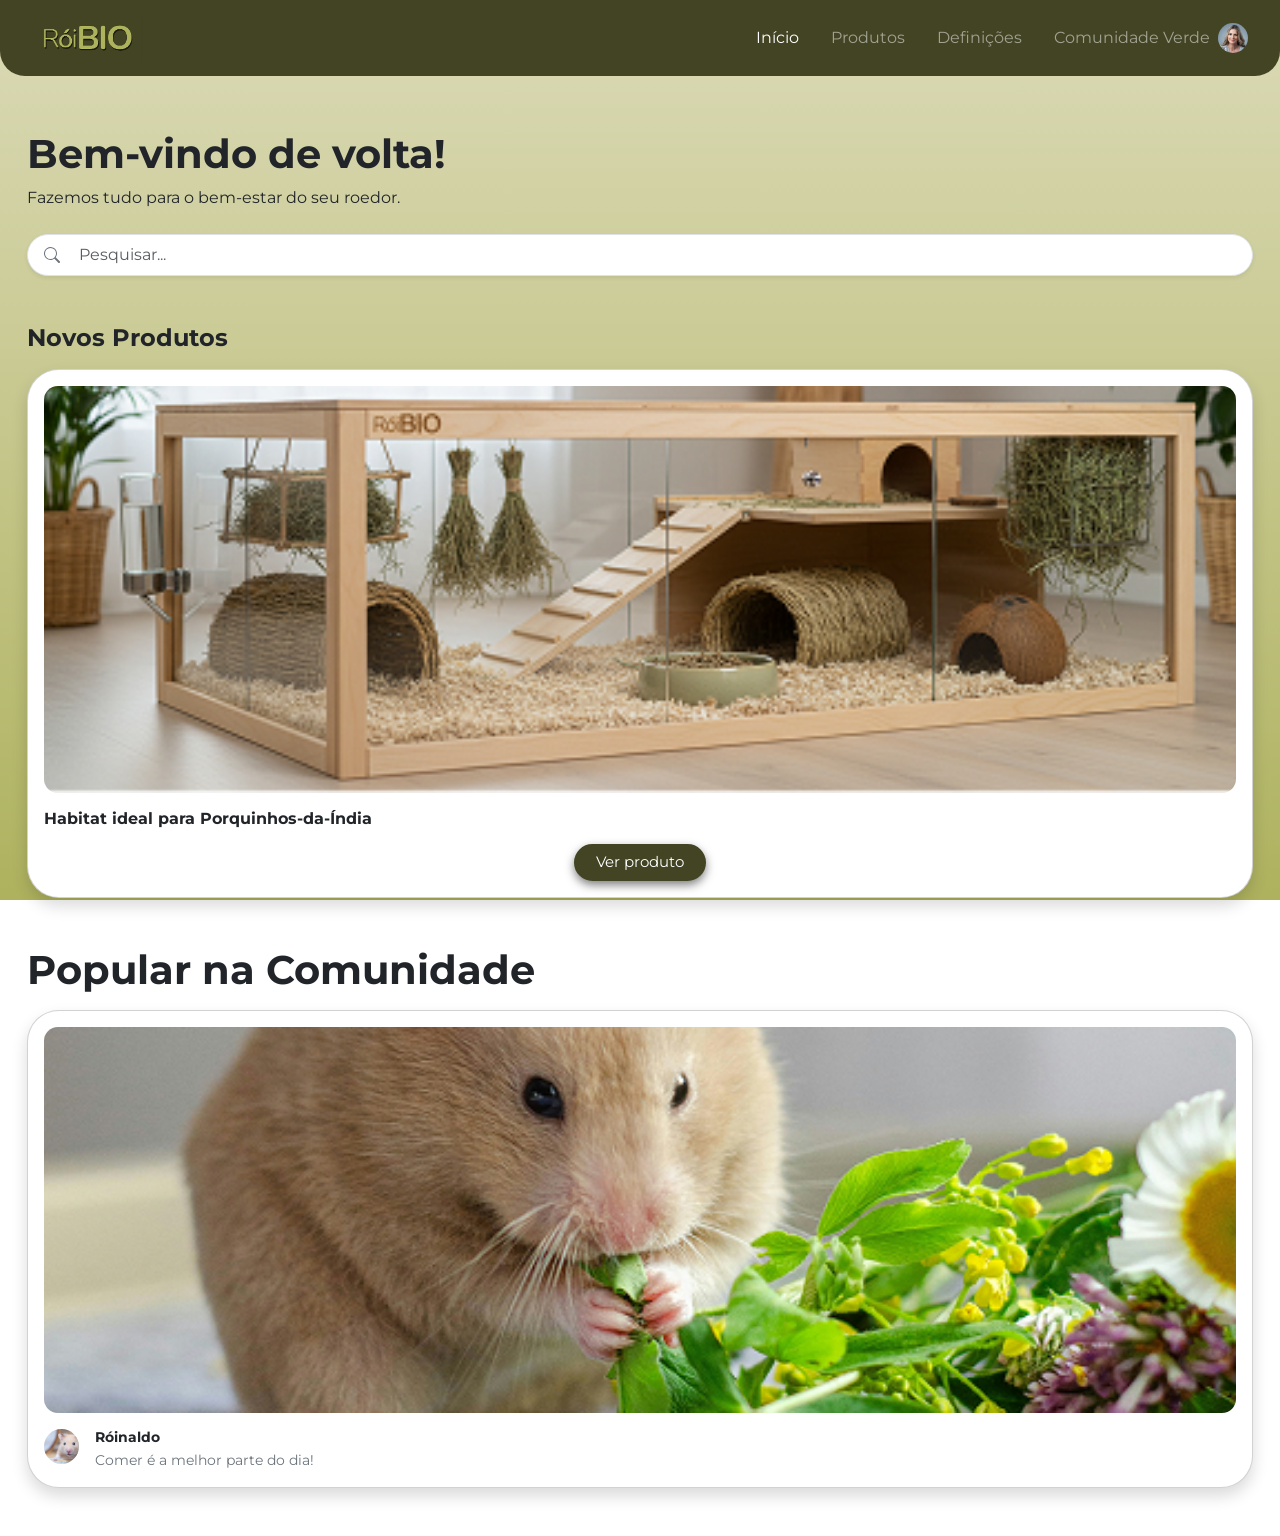
<file: index.html>
<!DOCTYPE html>
<html lang="pt-PT">
<head>
    <meta charset="UTF-8">
    <meta name="viewport" content="width=device-width, initial-scale=1.0">
    <title>RóiBIO | Página Inicial</title>

    <!-- Bootstrap CSS -->
    <link href="https://cdn.jsdelivr.net/npm/bootstrap@5.3.8/dist/css/bootstrap.min.css" rel="stylesheet">

    <!-- Meus estilos CSS -->
    <link href="dstyles.css" rel="stylesheet">

    <!-- Google Fonts -->
    <link rel="preconnect" href="https://fonts.googleapis.com">
    <link rel="preconnect" href="https://fonts.gstatic.com" crossorigin>
    <link href="https://fonts.googleapis.com/css2?family=Montserrat:ital,wght@0,100..900;1,100..900&display=swap" rel="stylesheet">

</head>

<body class="bg-gradient-droibio">

<header>

    <!-- Barra Superior (Header RóiBIO) -->
    <nav class="navbar navbar-expand-md navbar-dark py-2 px-3 fixed-top" style="background-color: #434424; border-bottom-left-radius: 25px; border-bottom-right-radius: 25px;">
        <div class="container-fluid d-flex align-items-center justify-content-between px-3 position-relative">


            <!-- 1. Botão do Menu Hambúrguer (Fica alinhado à esquerda) -->
            <!-- navbar-dark garante que as três linhas do ícone ficam brancas automaticamente -->
            <button class="navbar-toggler border-0 navbar-dark shadow-none p-0" type="button" data-bs-toggle="collapse" data-bs-target="#navbarRoiBio" aria-controls="navbarRoiBio" aria-expanded="false" aria-label="Toggle navigation">
                <span class="navbar-toggler-icon"></span>
            </button>

            <!-- d-flex e align-items-center garantem que a imagem fica verticalmente alinhada -->
            <a href="index.html" class="navbar-brand d-flex align-items-center m-0 me-auto" href="#">
                <img src="imgs/logo.png" alt="Logótipo RóiBIO" height="50" style="object-fit: contain;">
            </a>

            <!-- 3. Foto de Perfil do Utilizador (Fica alinhada à direita) -->
            <a href="#" class="d-inline-block order-md-last">
                <img src="imgs/perfil.jpg" class="rounded-circle" alt="Perfil" style="width: 30px; height: 30px; object-fit: cover;">
            </a>


            <!-- 4. O Menu Oculto (Garante a expansão correta) -->
            <div class="collapse navbar-collapse w-100" id="navbarRoiBio">

                <!-- VERSÃO MOBILE: Grelha de 2 colunas (Fica oculta a partir do tamanho 'md' com d-md-none) -->
                <div class="row row-cols-2 g-3 pt-4 pb-2 text-white w-100 m-0 d-md-none">
                    <div class="col">
                        <a class="nav-link text-white" href="#">Início</a>
                    </div>
                    <div class="col">
                        <a class="nav-link text-white-50" href="#">Produtos</a>
                    </div>
                    <div class="col">
                        <a class="nav-link text-white-50" href="#">Definições</a>
                    </div>
                    <div class="col">
                        <a class="nav-link text-white-50" href="#">Comunidade Verde</a>
                    </div>
                </div>

                <!-- VERSÃO PC: Lista horizontal padrão (Só aparece a partir do tamanho 'md' com d-none d-md-flex) -->
                <ul class="navbar-nav ms-auto mb-2 mb-md-0 gap-3 d-none d-md-flex pt-3 pt-md-0">
                    <li class="nav-item">
                        <a class="nav-link text-white active" href="#">Início</a>
                    </li>
                    <li class="nav-item">
                        <a class="nav-link text-white-50" href="#">Produtos</a>
                    </li>
                    <li class="nav-item">
                        <a class="nav-link text-white-50" href="#">Definições</a>
                    </li>
                    <li class="nav-item">
                        <a class="nav-link text-white-50" href="#">Comunidade Verde</a>
                    </li>
                </ul>
            </div>


        </div>

        </div>
    </nav>


</header>

<main class="container-fluid mt-3">

    <div class="mt-4 mb-4">
        <h1 class="fw-bold">
            Bem-vindo de volta!
        </h1>
        <p>
            Fazemos tudo para o bem-estar do seu roedor.
        </p>
    </div>

    <!-- Barra de Pesquisa Otimizada para Bootstrap 5.3.8 (Sem Links Extra) -->
    <div class="row mt-4 mb-0">
        <div class="col-12">

            <!-- input-group cria a barra em formato pílula usando apenas classes oficiais -->
            <div class="input-group rounded-pill bg-white px-3 py-1 border shadow-sm align-items-center">

                <!-- Alojamento da Lupa nativa alinhada na vertical -->
                <span class="bg-transparent border-0 pe-2 text-secondary d-flex align-items-center">
                <!-- VETOR SVG OFICIAL DA LUPA DO BOOTSTRAP (Link xmlns corrigido) -->
                <svg xmlns="http://w3.org" width="16" height="16" fill="currentColor" class="bi bi-search" viewBox="0 0 16 16">
                    <path d="M11.742 10.344a6.5 6.5 0 1 0-1.397 1.398h-.001q.044.06.098.115l3.85 3.85a1 1 0 0 0 1.415-1.414l-3.85-3.85a1 1 0 0 0-.115-.1zM12 6.5a5.5 5.5 0 1 1-11 0 5.5 5.5 0 0 1 11 0"/>
                </svg>
            </span>

                <!-- Campo de entrada de texto flexível e limpo -->
                <input type="text" class="form-control border-0 bg-transparent py-1 shadow-none fs-6 text-dark" placeholder="Pesquisar...">

            </div>

        </div>
    </div>

    </div>




    <!-- Secção Novos Produtos -->
    <div class="row mt-0 mb-3">
        <div class="col-12 pt-5">
            <h1 class="fs-4 fw-bold mb-3">Novos Produtos</h1>

            <div class="card rounded-5 overflow-hidden shadow">
            <img src="imgs/habitat ideal.jpg" class="card-img-top p-3 img-fluid img-dimagens" alt="...">
            <div class="card-body pt-0 mt-n2">
                <h5 class="card-title fw-bold fs-6 fs-md-5">Habitat ideal para Porquinhos-da-Índia</h5>
                <a href="#" class="btn mx-auto d-table mt-3 btn-dbotaoverproduto">Ver produto</a>
            </div>
        </div>
        </div>
    </div>


    <!-- Secção Popular na Comunidade -->
    <div class="row mt-5 mb-5">
            <div class="col-12">
                <h1 class="fw-bold mb-3">Popular na Comunidade</h1>
                <a href="comunidade-verde-populares.html" class="text-decoration-none">
                <div class="card rounded-5 overflow-hidden shadow">
                    <img src="imgs/roinaldo.jpg" class="card-img-top p-3 img-dimagens" alt="...">
                    <div class="card-body pt-0 mt-n2">
                        <div class="d-flex align-items-start">
                            <img src="imgs/roinaldo-perfil.jpg" class="rounded-circle me-3" alt="Perfil" style="width: 35px; height: 35px; object-fit: cover;">
                            <div>
                                <h5 class="fw-bold mb-1 small fs-md-6">Róinaldo</h5>
                                <p class="card-text text-secondary small fs-md-6 mb-0">Comer é a melhor parte do dia!</p>
                            </div>
                        </div>
                    </div>
                </div>
                </a>
            </div>
    </div>
</main>


<script src="https://cdn.jsdelivr.net/npm/bootstrap@5.3.8/dist/js/bootstrap.bundle.min.js"></script>
</body>
</html>
</file>
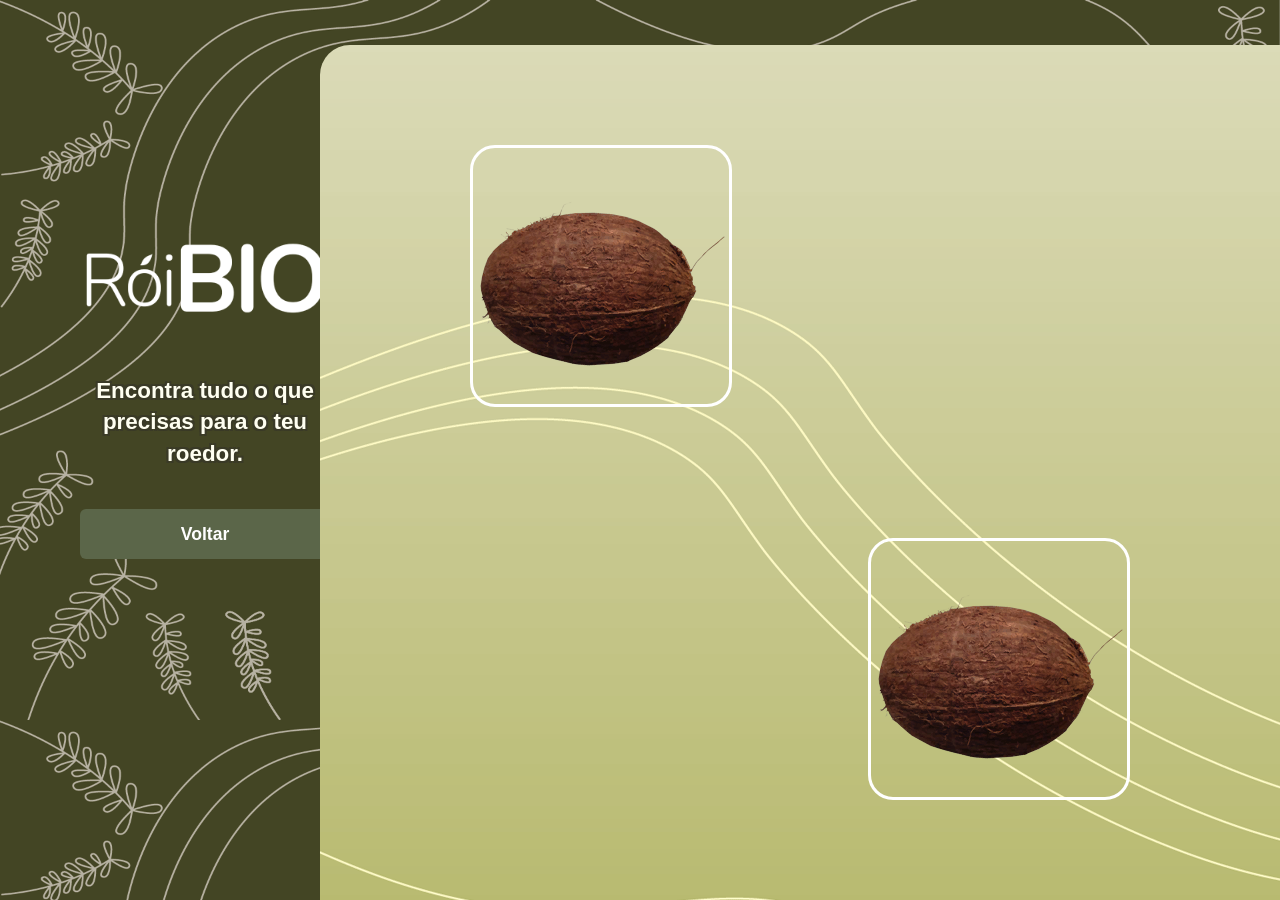
<file: coconut.html>
<!DOCTYPE html>
<html lang="pt-PT">

<head>
    <meta charset="UTF-8">
    <meta name="viewport" content="width=device-width, initial-scale=1.0">
    <title>Bem-vindo - RóiBIO</title>
    <link href="https://cdn.jsdelivr.net/npm/bootstrap@5.3.8/dist/css/bootstrap.min.css" rel="stylesheet">
    <link rel="stylesheet" href="styleLogin.css">
</head>

<body>

    <div class="login-container" id="login">

        <div class="conteudo-painel" id="botoes-login">
            <aside class="sidebar-login">
                <div class="sidebar-login-content">
                    <img class="logo-menu-login" src="img/logo.png" alt="Logo RóiBIO">
                    <p class="sidebar-login-text">Encontra tudo o que precisas para o teu roedor.</p>

                    <div class="buttons-login">
                        <button class="btn" onclick="document.location='mainmenu.html'">Voltar</button>
                    </div>
                </div>
        </div>
        </aside>

        <main class="Quadro-login">
            <div class="conteudo-painel" id="painel-inicial">

                <img class="photo-login-1" src="img/coconut.png" alt="Foto 1">
                <img class="photo-login-2" src="img/coconut.png" alt="Foto 2">
            </div>


            <div class="conteudo-painel d-none" id="painel-formulario">
                <img src="img/coconut.png" alt="Logo RóiBIO">


            </div>
        </main>

</html>
</file>
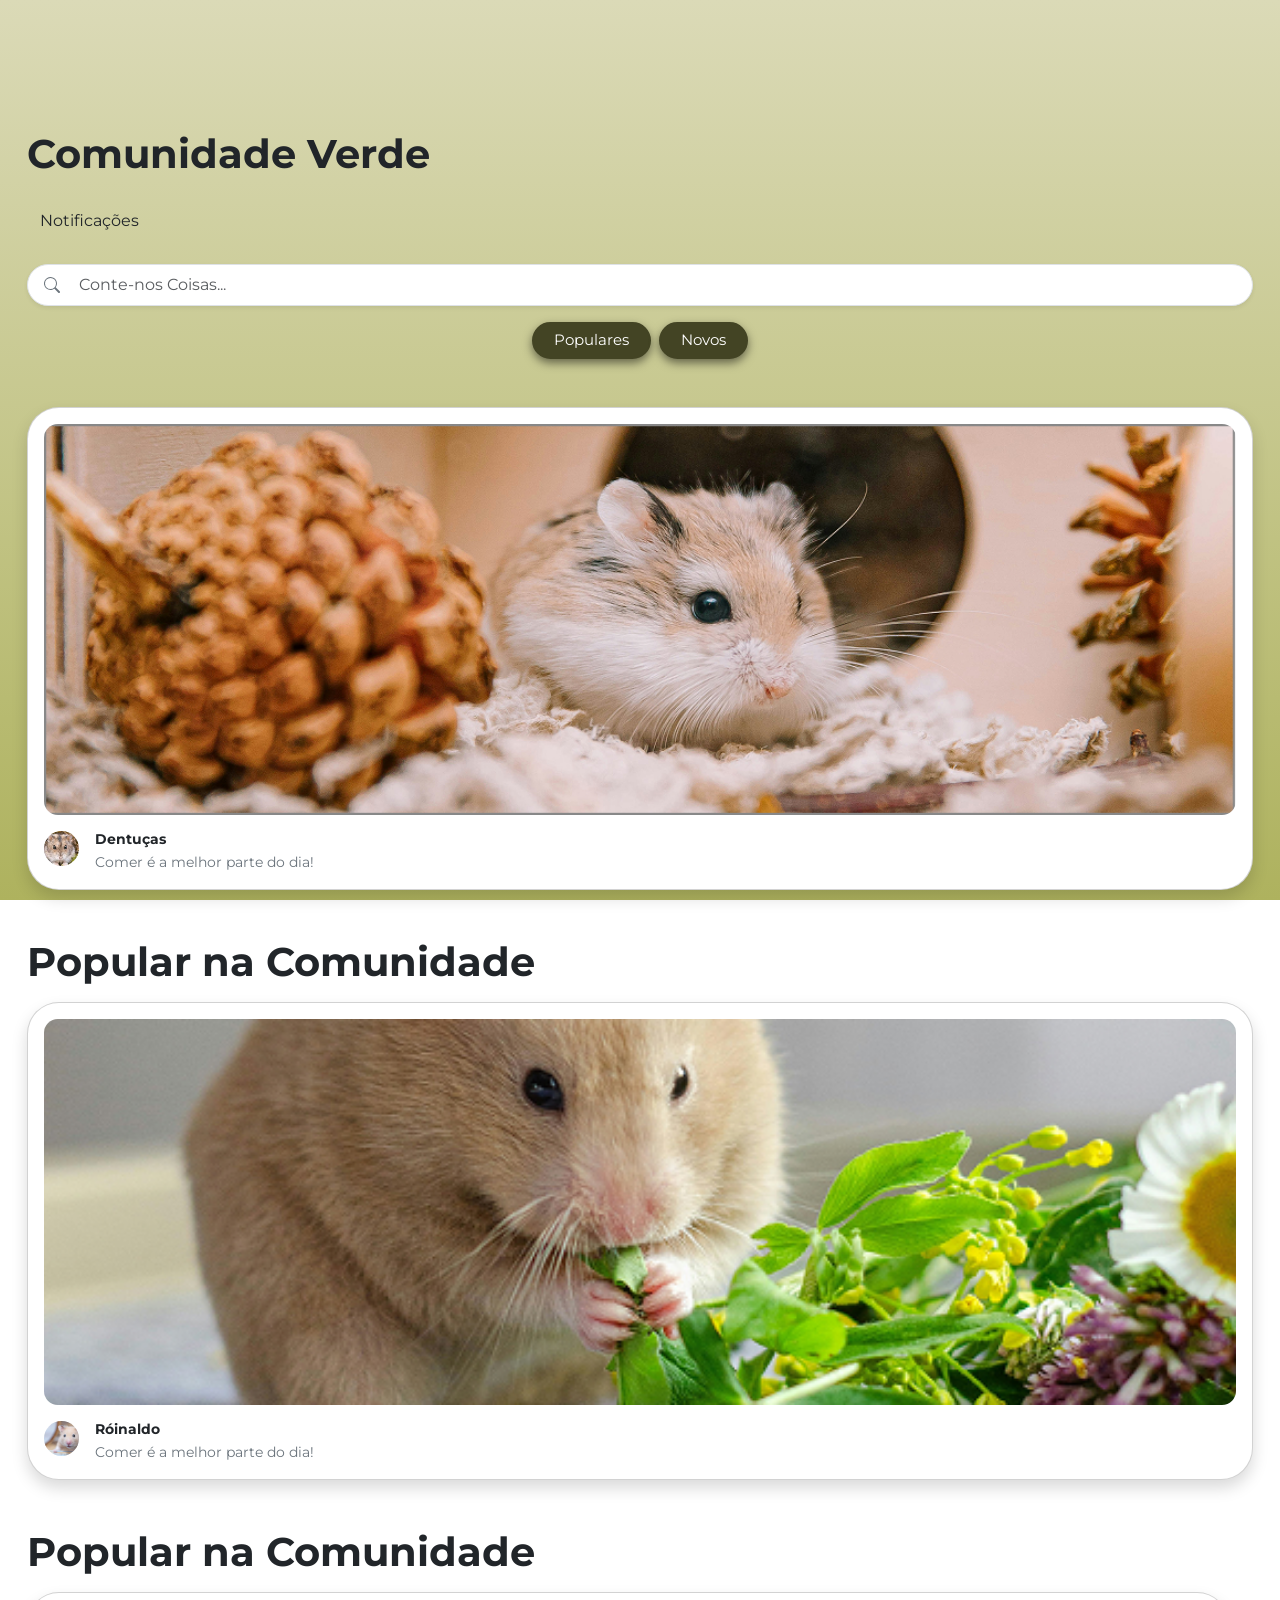
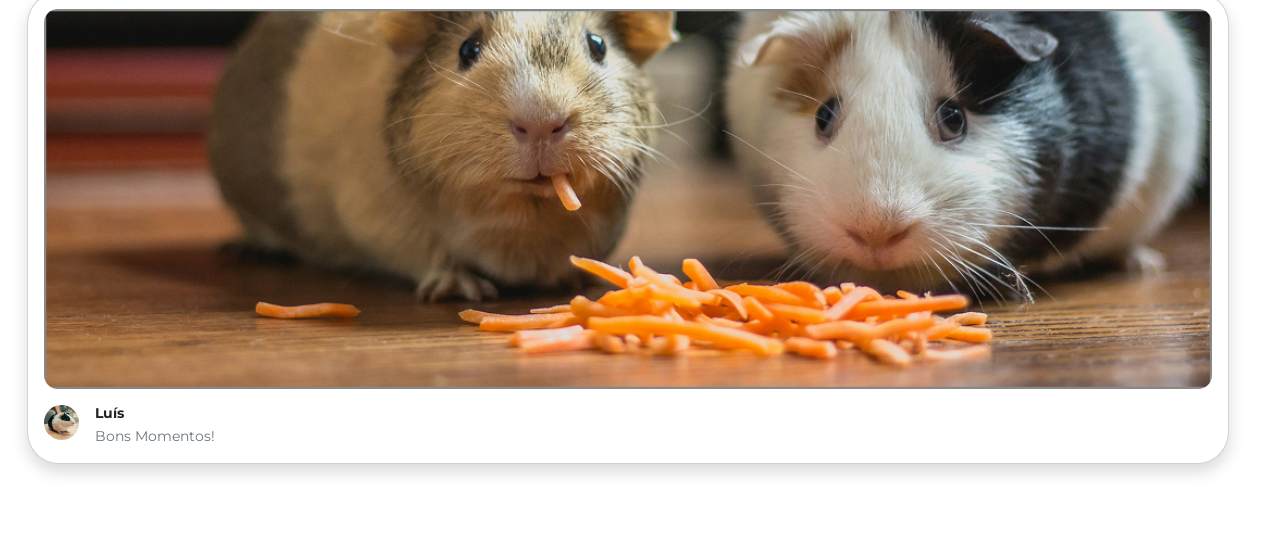
<file: comunidade-verde-populares.html>
<!DOCTYPE html>
<html lang="pt-PT">
<head>
    <meta charset="UTF-8">
    <title>RóiBio | Comunidade Verde - Populares</title>
    <!-- Bootstrap CSS -->
    <link href="https://cdn.jsdelivr.net/npm/bootstrap@5.3.8/dist/css/bootstrap.min.css" rel="stylesheet">

    <!-- Meus estilos CSS -->
    <link href="dstyles.css" rel="stylesheet">

    <!-- Google Fonts -->
    <link rel="preconnect" href="https://fonts.googleapis.com">
    <link rel="preconnect" href="https://fonts.gstatic.com" crossorigin>
    <link href="https://fonts.googleapis.com/css2?family=Montserrat:ital,wght@0,100..900;1,100..900&display=swap" rel="stylesheet">

</head>

<body class="bg-gradient-droibio">

<header>



</header>

<main class="container-fluid mt-3">

<div class="mt-4 mb-4">
    <h1 class="fw-bold">
        Comunidade Verde
    </h1>
</div>

    <button class="btn btn-pill">
        Notificações <i class="ph ph-bell ms-1"></i>
    </button>

    <!-- Barra de Pesquisa-->
    <div class="row mt-4 mb-0">
        <div class="col-12">

            <!-- input-group cria a barra em formato pílula usando apenas classes oficiais -->
            <div class="input-group rounded-pill bg-white px-3 py-1 border shadow-sm align-items-center">

                <!-- Alojamento da Lupa nativa alinhada na vertical -->
                <span class="bg-transparent border-0 pe-2 text-secondary d-flex align-items-center">
                <!-- VETOR SVG OFICIAL DA LUPA DO BOOTSTRAP (Link xmlns corrigido) -->
                <svg xmlns="http://w3.org" width="16" height="16" fill="currentColor" class="bi bi-search" viewBox="0 0 16 16">
                    <path d="M11.742 10.344a6.5 6.5 0 1 0-1.397 1.398h-.001q.044.06.098.115l3.85 3.85a1 1 0 0 0 1.415-1.414l-3.85-3.85a1 1 0 0 0-.115-.1zM12 6.5a5.5 5.5 0 1 1-11 0 5.5 5.5 0 0 1 11 0"/>
                </svg>
            </span>

                <!-- Campo de entrada de texto flexível e limpo -->
                <input type="text" class="form-control border-0 bg-transparent py-1 shadow-none fs-6 text-dark" placeholder="Conte-nos Coisas...">

            </div>

        </div>
    </div>

    </div>

    <!-- Bloco de Botões de Ação Lado a Lado (Centralizados e Limpos) -->
    <div class="d-flex gap-2 justify-content-center mt-3">
        <a href="#" class="btn-dbotaoverproduto text-decoration-none">Populares</a>
        <a href="#" class="btn-dbotaoverproduto text-decoration-none">Novos</a>
    </div>



    </div>


    <!-- Secção Dentuças -->
    <div class="row mt-5 mb-5">
        <div class="col-12">
            <div class="card rounded-5 overflow-hidden shadow">
                <img src="imgs/dentucas.jpg" class="card-img-top p-3 img-dimagens" alt="...">
                <div class="card-body pt-0 mt-n2">
                    <div class="d-flex align-items-start">
                        <img src="imgs/dentucas-perfil.jpg" class="rounded-circle me-3" alt="Perfil" style="width: 35px; height: 35px; object-fit: cover;">
                        <div>
                            <h5 class="fw-bold mb-1 small fs-md-6">Dentuças</h5>
                            <p class="card-text text-secondary small fs-md-6 mb-0">Comer é a melhor parte do dia!</p>
                        </div>
                    </div>
                </div>
            </div>
        </div>
    </div>


    <!-- Secção Roinaldo -->

    <div class="row mt-5 mb-5">
    <div class="col-12">
        <h1 class="fw-bold mb-3">Popular na Comunidade</h1>
        <div class="card rounded-5 overflow-hidden shadow">
            <img src="imgs/roinaldo.jpg" class="card-img-top p-3 img-dimagens" alt="...">
            <div class="card-body pt-0 mt-n2">
                <div class="d-flex align-items-start">
                    <img src="imgs/roinaldo-perfil.jpg" class="rounded-circle me-3" alt="Perfil" style="width: 35px; height: 35px; object-fit: cover;">
                    <div>
                        <h5 class="fw-bold mb-1 small fs-md-6">Róinaldo</h5>
                        <p class="card-text text-secondary small fs-md-6 mb-0">Comer é a melhor parte do dia!</p>
                    </div>
                </div>
            </div>
        </div>
    </div>


    <!-- Secção Luís -->
    <div class="row mt-5 mb-5">
        <div class="col-12">
            <h1 class="fw-bold mb-3">Popular na Comunidade</h1>
            <div class="card rounded-5 overflow-hidden shadow">
                <img src="imgs/luis.jpg" class="card-img-top p-3 img-dimagens" alt="...">
                <div class="card-body pt-0 mt-n2">
                    <div class="d-flex align-items-start">
                        <img src="imgs/luis-perfil.jpg" class="rounded-circle me-3" alt="Perfil" style="width: 35px; height: 35px; object-fit: cover;">
                        <div>
                            <h5 class="fw-bold mb-1 small fs-md-6">Luís</h5>
                            <p class="card-text text-secondary small fs-md-6 mb-0">Bons Momentos!</p>
                        </div>
                    </div>
                </div>
            </div>
        </div>
    </div>

    </div>
</main>

<script src="https://cdn.jsdelivr.net/npm/bootstrap@5.3.8/dist/js/bootstrap.bundle.min.js"></script>
</body>
</html>
</file>
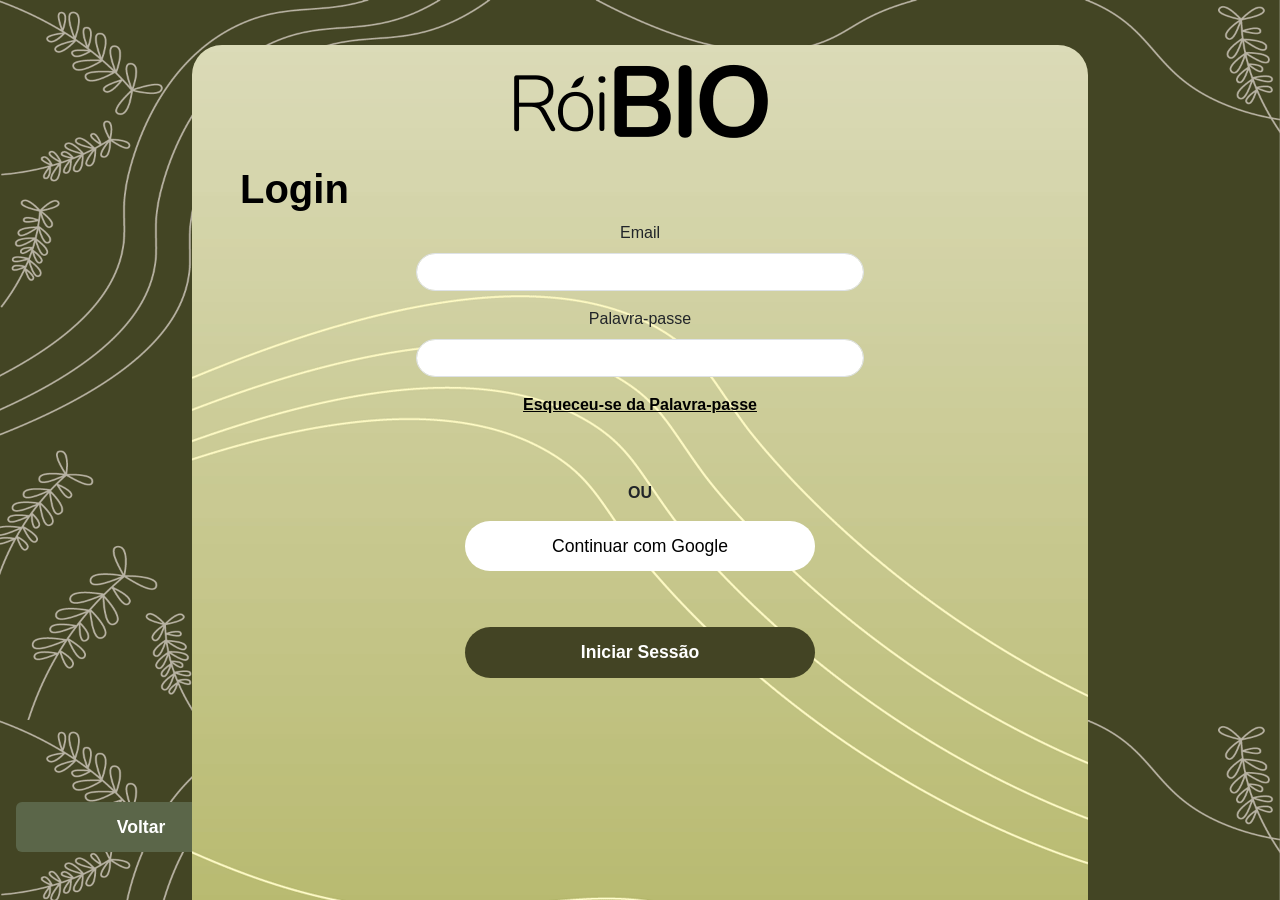
<file: login.html>
<!DOCTYPE html>
<html lang="pt-PT">

<head>
    <meta charset="UTF-8">
    <meta name="viewport" content="width=device-width, initial-scale=1.0">
    <title>Bem-vindo - RóiBIO</title>
    <link href="https://cdn.jsdelivr.net/npm/bootstrap@5.3.8/dist/css/bootstrap.min.css" rel="stylesheet">
    <link rel="stylesheet" href="styleLogin.css">
    <script src="https://accounts.google.com/gsi/client" async defer></script>
</head>

<body>

    <div class="Menu-login d-none d-lg-block" id="Menulogin">

        <div class="conteudo-painel" id="btns-login">
            <aside class="sidebar-login">
        </div>
        <div class="btn-voltar mb-5 ms-3  position-absolute bottom-0 start-0" style="width: 250px;" id="btn-voltar">
            <button class="btn" onclick="document.location='mainmenu.html'">Voltar</button>
        </div>
        </aside>

        <main class="Quadro-login-page">

            <div class="conteudo-painel" id="painel-formulario">
                <img src="img/logoPreto.png" alt="Logo RóiBIO">

                <h1 class="text-start ms-5" style=" color:black; font-weight: bold;">Login</h1>
                <form class="d-flex flex-column align-items-center mx-auto" style="max-width: 50%;"
                    onsubmit="validarLogin(event)">

                    <div class="w-100 mb-3">
                        <label for="InputEmailLogin" class="form-label">Email</label>
                        <input type="email" class="form-control caixapersonalizada" id="InputEmailLogin">
                    </div>

                    <div class="w-100 mb-3">
                        <label for="InputPasswordLogin" class="form-label">Palavra-passe</label>
                        <input type="password" class="form-control caixapersonalizada" id="InputPasswordLogin">
                    </div>

                    <div class="mb-3">
                        <a href="#" style="font-weight: bold; text-decoration: underline; color: black;">Esqueceu-se da
                            Palavra-passe</a>

                    </div>
                    <p class="text fw-bold mt-5 mb-3">OU</p>
                    <button type="button"
                        class="btn-loginext rounded-5 d-flex align-items-center justify-content-center mb-2"
                        onclick="fazerLoginGoogle()">
                        <span>Continuar com Google</span>
                    </button>

                    <button type="submit" class="btn btn-submit rounded-5 mt-5" style="background-color:#434424">Iniciar
                        Sessão</button>

                </form>
            </div>

        </main>
    </div>
    </div>


    <div class="Menu-login d-block d-lg-none" id="Menulogin-sm">

                <div class="logotopo mt-3 d-flex justify-content-center w-100 mb-2" id="logotopo">
                <img src="img/logoPreto.png" alt="Logo RóiBIO">
                    </div>
            
            
                <main class="Quadro-login-1">
                    


                <div class="conteudo-painel" id="painel-formulario-sm">
                    

                    <h1 class="text mb-2" style=" color:black; font-weight: bold;">Login</h1>
                    <form class="d-flex flex-column align-items-center mx-auto" style="max-width: 90%;"
                        onsubmit="validarLogin(event)">

                        <div class="w-100 mb-3">
                            <label for="InputEmailLogin" class="form-label">Email</label>
                            <input type="email" class="form-control caixapersonalizada" id="InputEmailLogin-sm">
                        </div>

                        <div class="w-100 mb-3">
                            <label for="InputPasswordLogin" class="form-label">Palavra-passe</label>
                            <input type="password" class="form-control caixapersonalizada" id="InputPasswordLogin-sm">
                        </div>

                        <div class="mb-3">
                            <a href="recuperaracesso.html" style="font-weight: bold; text-decoration: underline; color: black;">Esqueceu-se da Palavra-passe</a>

                        </div>
                        <p class="text fw-bold mt-5 mb-3">OU</p>
                        <div id="google-btn-mobile" class="mb-5"></div>

                        <button type="submit" class="btn btn-submit rounded-5 mt-5"
                            style="background-color:#434424">Iniciar Sessão</button>
                        
                        <button class="btn rounded-5 mt-3" style="background-color:#434424" onclick="document.location='mainmenu.html'">Voltar</button>

                    </form>
                </div>
                    </main>
          
    
    </div>



</body>
<script>


window.onload = function () {
    google.accounts.id.initialize({
        client_id: "488497799658-k4s673jvnukbvrcd5hiqpaliio97kgad.apps.googleusercontent.com",
        callback: tratarRespostaGoogle
    });


    const configBotao = { 
    theme: "outline", 
    size: "large", 
    shape: "pill",     
    width: "280",       
    locale: "pt-PT"    
};

google.accounts.id.renderButton(document.getElementById('google-btn-desktop'), configBotao);
google.accounts.id.renderButton(document.getElementById('google-btn-mobile'), configBotao);

    google.accounts.id.prompt();
}

    function tratarRespostaGoogle(resposta) {
        const payload = JSON.parse(atob(resposta.credential.split('.')[1]));

        console.log("Utilizador autenticado com sucesso!");
        console.log("Email vindo da Google: " + payload.email);
        console.log("Nome do Utilizador: " + payload.name);
        alert(`Bem-vindo à RóiBIO, ${payload.name}!`);
        window.location.href = 'index.html';
    }


    function validarLogin(event) {
    event.preventDefault();

    
    const inputEL = document.getElementById('InputEmailLogin').value || document.getElementById('InputEmailLogin-sm').value;
    const inputPL = document.getElementById('InputPasswordLogin').value || document.getElementById('InputPasswordLogin-sm').value;

    let precisaDeAutenticacaoExterna = false;
    let loginSucesso = false;

  
    fetch('users.txt')
        .then(resposta => resposta.text())
        .then(texto => {
            const linhas = texto.split('\n');


            for (let i = 0; i < linhas.length; i++) {
                const dados = linhas[i].trim().split(',');
                const emailDoFicheiro = dados[0];
                const passwordDoFicheiro = dados[1];

       
                if (inputEL === emailDoFicheiro) {
                    if (passwordDoFicheiro === 'GOOGLE_AUTH') {
                        precisaDeAutenticacaoExterna = true;
                    } else if (inputPL === passwordDoFicheiro) {
                        loginSucesso = true;
                    }
                    break; 
                }
            }

     
            if (loginSucesso) {
                alert('Login efetuado com sucesso! Bem-vindo à RóiBIO.');
                window.location.href = 'index.html';
            } else if (precisaDeAutenticacaoExterna) {
                alert('Esta conta foi criada através de um sistema de autenticação externo (Google). Por favor, utilize o botão "Continuar com Google" para entrar.');
            } else {
                alert('Email ou Palavra-passe incorretos. Tente novamente.');
            }
        })
        .catch(erro => {
            console.error('Erro ao ler o ficheiro de utilizadores:', erro);
            alert('Erro no sistema de autenticação.');
        });
}
</script>
</file>
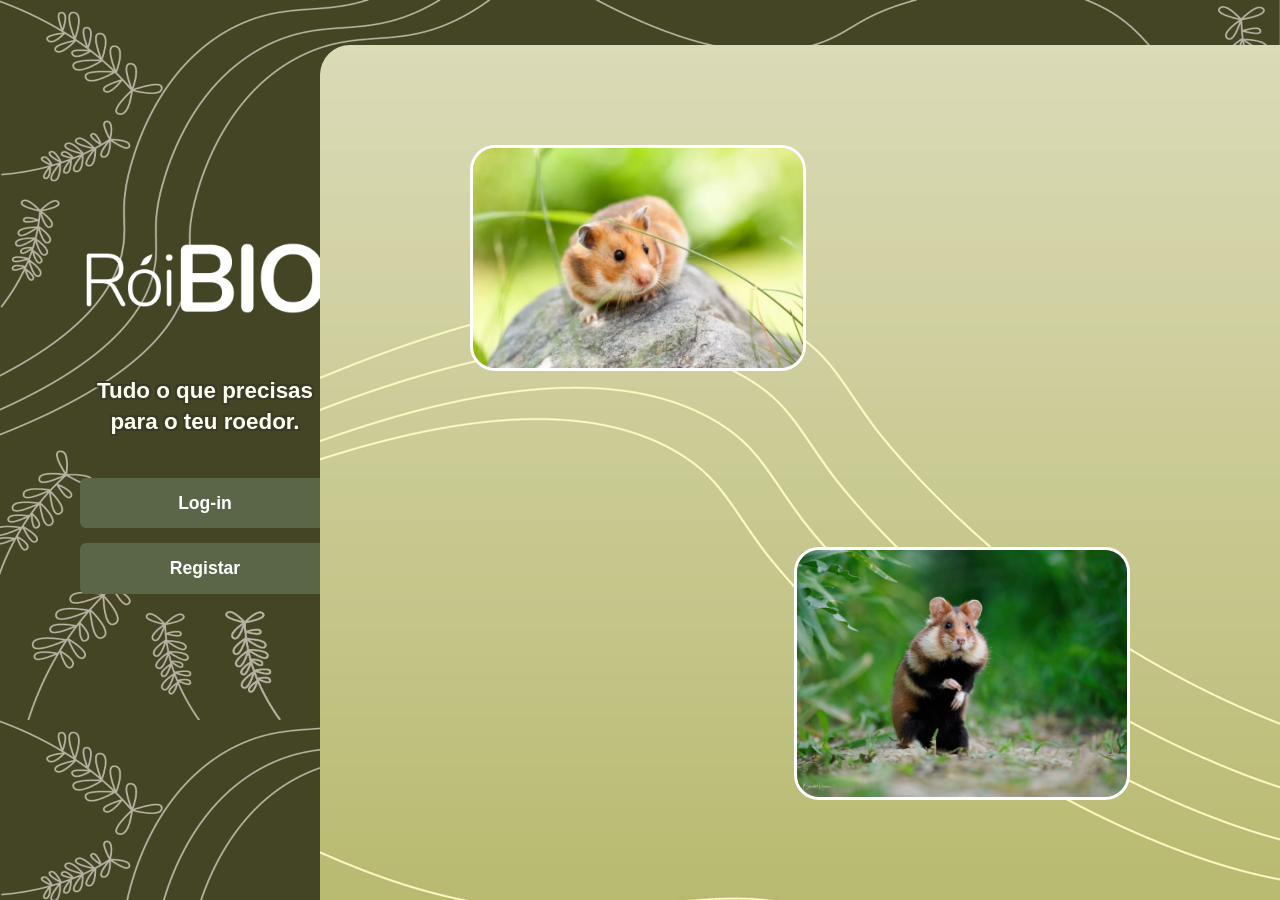
<file: mainMenu.html>
<!DOCTYPE html>
<html lang="pt-PT">
<head>
    <meta charset="UTF-8">
    <meta name="viewport" content="width=device-width, initial-scale=1.0">
    <title>Bem-vindo - RóiBIO</title>
    <link href="https://cdn.jsdelivr.net/npm/bootstrap@5.3.8/dist/css/bootstrap.min.css" rel="stylesheet">
    <link rel="stylesheet" href="styleLogin.css">
    <script src="https://accounts.google.com/gsi/client" async defer></script>
</head>

<body>

    <div class="Menu-login d-none d-lg-block" id="Menulogin">

        <div class="conteudo-painel" id="btns-login">
            <aside class="sidebar-login">
                <div class="sidebar-login-content">
                    <img class="logo-menu-login" src="img/logo.png" alt="Logo RóiBIO">
                    <p class="sidebar-login-text">Tudo o que precisas para o teu roedor.</p>

                    <div class="btns-login">
                        <button class="btn" onclick="ativarLogin()">Log-in</button>
                        <button class="btn" onclick="document.location='registo.html'">Registar</button>
                    </div>
                </div>
        </div>
        <div class="btn-voltar d-none mb-5 ms-3  position-absolute bottom-0 start-0" style="width: 250px;"
            id="btn-voltar">
            <button class="btn" onclick="document.location='mainmenu.html'">Voltar</button>
        </div>
        </aside>

        <main class="Quadro-login">
                <div class="conteudo-painel" id="painel-inicial">

                    <img class="photo-login-1" src="img/photo-login-1.webp" alt="Foto 1">
                    <img class="photo-login-2" src="img/photo-login-2.webp" alt="Foto 2">
                </div>


            <div class="conteudo-painel d-none" id="painel-formulario">
                <img src="img/logoPreto.png" alt="Logo RóiBIO">

                <h1 class="text-start ms-5" style=" color:black; font-weight: bold;">Login</h1>
                <form class="d-flex flex-column align-items-center mx-auto" style="max-width: 50%;"
                    onsubmit="validarLogin(event)">

                    <div class="w-100 mb-3">
                        <label for="InputEmailLogin" class="form-label">Email</label>
                        <input type="email" class="form-control caixapersonalizada" id="InputEmailLogin">
                    </div>

                    <div class="w-100 mb-3">
                        <label for="InputPasswordLogin" class="form-label">Palavra-passe</label>
                        <input type="password" class="form-control caixapersonalizada" id="InputPasswordLogin">
                    </div>

                    <div class="mb-3">
                        <a href="recuperaracesso.html" style="font-weight: bold; text-decoration: underline; color: black;">Esqueceu-se da
                            Palavra-passe</a>

                    </div>
                    <p class="text fw-bold mt-5 mb-3">OU</p>
                   <div id="google-btn-desktop" class="mb-2 rounded-5"></div>

                    <button type="submit" class="btn btn-submit rounded-5 mt-5" style="background-color:#434424">Iniciar
                        Sessão</button>

                </form>
            </div>

        </main>
    </div>
    </div>


    <div class="Menu-login d-block d-lg-none" id="Menulogin-sm">

            <div class="upbar-login" id="upbar-sm">
                <div class="upbar-login-content">
                    <img class="logo-menu-login" src="img/logoPreto.png" alt="Logo RóiBIO">
                    <p class="upbar-login-text">Tudo o que precisas para o teu roedor.</p>
                </div>
            </div>
            </aside>

                <div class="logotopo mt-3 d-none d-flex justify-content-center w-100 mb-2" id="logotopo">
                <img src="img/logoPreto.png" alt="Logo RóiBIO">
                    </div>
            
            
                <main class="Quadro-login">
                    


                <div class="conteudo-painel d-none" id="painel-formulario-sm">
                    

                    <h1 class="text mb-2" style=" color:black; font-weight: bold;">Login</h1>
                    <form class="d-flex flex-column align-items-center mx-auto" style="max-width: 90%;"
                        onsubmit="validarLogin(event)">

                        <div class="w-100 mb-3">
                            <label for="InputEmailLogin" class="form-label">Email</label>
                            <input type="email" class="form-control caixapersonalizada" id="InputEmailLogin-sm">
                        </div>

                        <div class="w-100 mb-3">
                            <label for="InputPasswordLogin" class="form-label">Palavra-passe</label>
                            <input type="password" class="form-control caixapersonalizada" id="InputPasswordLogin-sm">
                        </div>

                        <div class="mb-3">
                            <a href="recuperaracesso.html" style="font-weight: bold; text-decoration: underline; color: black;">Esqueceu-se
                                da
                                Palavra-passe</a>

                        </div>
                        <p class="text fw-bold mt-5 mb-3">OU</p>
                        <div id="google-btn-mobile" class="mb-5"></div>

                        <button type="submit" class="btn btn-submit rounded-5 mt-5"
                            style="background-color:#434424">Iniciar Sessão</button>
                        
                        <button class="btn rounded-5 mt-3" style="background-color:#434424" onclick="document.location='mainmenu.html'">Voltar</button>

                    </form>
                </div>
                    </main>

   
            <div class="underbar-login" id="btns-login-sm">
                <div class="btns-login-sm">
                    <button class="btn" onclick="ativarLoginSM()">Log-in</button>
                    <button class="btn" onclick="document.location='registo.html'">Registar</button>
                </div>
            </div>

          
    
    </div>



</body>
<script>

    function ativarLogin() {

        document.getElementById('Menulogin').classList.add('active-login');

        setTimeout(() => {
            document.getElementById('painel-inicial').classList.add('d-none');
            document.getElementById('btns-login').classList.add('d-none');
            document.getElementById('painel-formulario').classList.remove('d-none');
            document.getElementById('btn-voltar').classList.remove('d-none');
        }, 0);
    }

    function ativarLoginSM() {
        document.getElementById('Menulogin-sm').classList.add('active-login');

        setTimeout(() => {
            document.getElementById('upbar-sm').classList.add('d-none');
            document.getElementById('btns-login-sm').classList.add('d-none');
            document.getElementById('painel-formulario-sm').classList.remove('d-none');
            document.getElementById('logotopo').classList.remove('d-none');
        }, 0);
    }



window.onload = function () {
    google.accounts.id.initialize({
        client_id: "488497799658-k4s673jvnukbvrcd5hiqpaliio97kgad.apps.googleusercontent.com",
        callback: tratarRespostaGoogle
    });

    // Desenha automaticamente o botão oficial da Google nos dois ecrãs
    // Isto ignora o cooldown e funciona sempre ao clicar!
    const configBotao = { 
    theme: "outline", 
    size: "large", 
    shape: "pill",     
    width: "280",       
    locale: "pt-PT"    
};

google.accounts.id.renderButton(document.getElementById('google-btn-desktop'), configBotao);
google.accounts.id.renderButton(document.getElementById('google-btn-mobile'), configBotao);
    // Opcional: Tenta abrir também o One Tap flutuante automaticamente
    google.accounts.id.prompt();
}

    function tratarRespostaGoogle(resposta) {
        const payload = JSON.parse(atob(resposta.credential.split('.')[1]));

        console.log("Utilizador autenticado com sucesso!");
        console.log("Email vindo da Google: " + payload.email);
        console.log("Nome do Utilizador: " + payload.name);
        alert(`Bem-vindo à RóiBIO, ${payload.name}!`);
        window.location.href = 'index.html';
    }


    function validarLogin(event) {
    event.preventDefault();

    // 1. Captura os dados digitados (tenta o campo normal, se estiver vazio tenta o -sm)
    const inputEL = document.getElementById('InputEmailLogin').value || document.getElementById('InputEmailLogin-sm').value;
    const inputPL = document.getElementById('InputPasswordLogin').value || document.getElementById('InputPasswordLogin-sm').value;

    let precisaDeAutenticacaoExterna = false;
    let loginSucesso = false;

    // 2. Faz a leitura do ficheiro de utilizadores
    fetch('users.txt')
        .then(resposta => resposta.text())
        .then(texto => {
            const linhas = texto.split('\n');

            // 3. Processa as linhas dentro do fetch
            for (let i = 0; i < linhas.length; i++) {
                const dados = linhas[i].trim().split(',');
                const emailDoFicheiro = dados[0];
                const passwordDoFicheiro = dados[1];

                // Se o email coincidir, avalia a password
                if (inputEL === emailDoFicheiro) {
                    if (passwordDoFicheiro === 'GOOGLE_AUTH') {
                        precisaDeAutenticacaoExterna = true;
                    } else if (inputPL === passwordDoFicheiro) {
                        loginSucesso = true;
                    }
                    break; // Utilizador encontrado, não precisa de continuar o loop
                }
            }

            // 4. Executa os alertas com base nos resultados do loop
            if (loginSucesso) {
                alert('Login efetuado com sucesso! Bem-vindo à RóiBIO.');
                window.location.href = 'index.html';
            } else if (precisaDeAutenticacaoExterna) {
                alert('Esta conta foi criada através de um sistema de autenticação externo (Google). Por favor, utilize o botão "Continuar com Google" para entrar.');
            } else {
                alert('Email ou Palavra-passe incorretos. Tente novamente.');
            }
        })
        .catch(erro => {
            console.error('Erro ao ler o ficheiro de utilizadores:', erro);
            alert('Erro no sistema de autenticação.');
        });
}
</script>




</html>
</file>
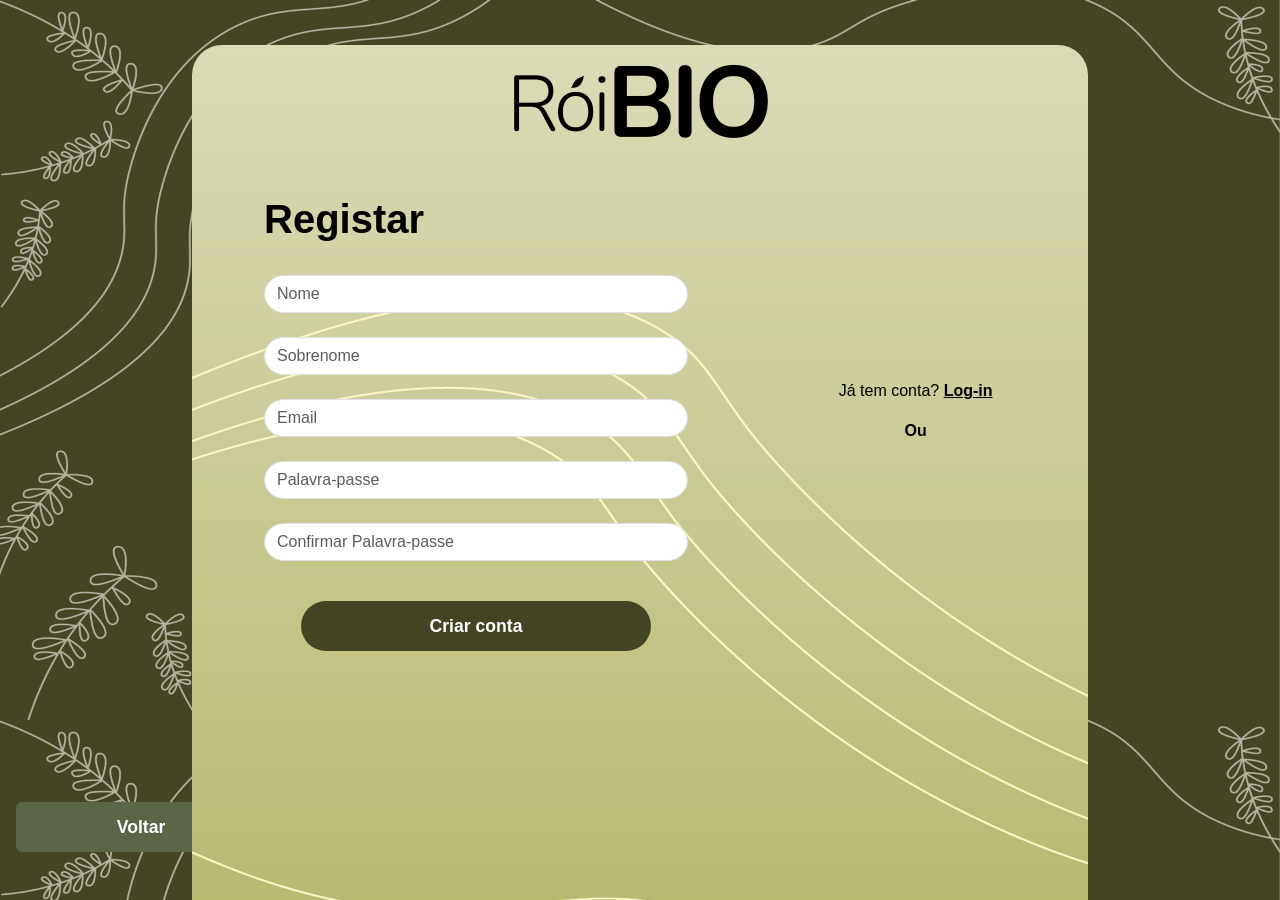
<file: registo.html>
<!DOCTYPE html>
<html lang="pt-PT">

<head>
    <meta charset="UTF-8">
    <meta name="viewport" content="width=device-width, initial-scale=1.0">
    <title>Bem-vindo - RóiBIO</title>
    <link href="https://cdn.jsdelivr.net/npm/bootstrap@5.3.8/dist/css/bootstrap.min.css" rel="stylesheet">
    <link rel="stylesheet" href="styleLogin.css">
    <script src="https://accounts.google.com/gsi/client" async defer></script>
</head>

<body>

    <div class="d-none d-lg-block w-100 h-100">
        <aside class="sidebar">
            <div class="btn-voltar mb-5 ms-3 position-absolute bottom-0 start-0" style="width: 250px;">
                <button class="btn" onclick="document.location='mainmenu.html'">Voltar</button>
            </div>
        </aside>

        <div class="register-container" id="registo">
            <main class="Quadro-registo">
                <div class="conteudo-painel" id="painel-formulario">
                    <img src="img/logoPreto.png" alt="Logo RóiBIO">

                    <div class="d-flex flex-row justify-content-between align-items-start w-100 px-4">
                        <form class="d-flex flex-column align-items-start ms-5" style="width: 50%;" onsubmit="validarRegisto(event)">
                            <h1 class="text-start" style="color:black; font-weight: bold;">Registar</h1>

                            <div class="w-100 mt-4 mb-4">
                                <input type="text" class="form-control caixapersonalizada" id="InputNomeRegisto" placeholder="Nome" required>
                            </div>
                            <div class="w-100 mb-4">
                                <input type="text" class="form-control caixapersonalizada" id="InputSobrenomeRegisto" placeholder="Sobrenome" required>
                            </div>
                            <div class="w-100 mb-4">
                                <input type="email" class="form-control caixapersonalizada" id="InputEmailRegisto" placeholder="Email" required>
                            </div>
                            <div class="w-100 mb-4">
                                <input type="password" class="form-control caixapersonalizada" id="InputPasswordRegisto" placeholder="Palavra-passe" required>
                            </div>
                            <div class="w-100 mb-4">
                                <input type="password" class="form-control caixapersonalizada" id="InputConfPasswordRegisto" placeholder="Confirmar Palavra-passe" required>
                            </div>

                            <div class="d-flex w-100 justify-content-center">
                                <button type="submit" class="btn btn-submit rounded-5 mt-3" style="background-color:#434424">Criar conta</button>
                            </div>
                        </form>

                        <div class="d-flex flex-column align-self-center align-items-center justify-content-center" style="width: 35%; margin-top: 40px;">
                            <p class="mb-3" style="color: black; font-weight: 500;">Já tem conta? <a href="login.html" style="color: black; font-weight: bold; text-decoration: underline;">Log-in</a></p>
                            <p class="mb-3" style="color: black; font-weight: bold;">Ou</p>
                            <div id="google-btn-desktop" class="mb-5"></div>
                        </div>
                    </div>
                </div>
            </main>
        </div>
    </div>




    <div class="d-block d-lg-none w-100">

        
     <div class="logotopo mt-3 d-flex justify-content-center w-100 mb-2" id="logotopo">
                <img src="img/logoPreto.png" alt="Logo RóiBIO">
                    </div>

        <main class="Quadro-registo-sm px-3 py-4">
        
            <h1 class="text-center mb-4" style="color:black; font-weight: bold;">Registar</h1>

            <form class="d-flex flex-column align-items-center mx-auto" style="max-width: 90%;" onsubmit="validarRegisto(event)">
                <div class="w-100 mb-3">
                    <input type="text" class="form-control caixapersonalizada" id="InputNomeRegisto-sm" placeholder="Nome" required>
                </div>
                <div class="w-100 mb-3">
                    <input type="text" class="form-control caixapersonalizada" id="InputSobrenomeRegisto-sm" placeholder="Sobrenome" required>
                </div>
                <div class="w-100 mb-3">
                    <input type="email" class="form-control caixapersonalizada" id="InputEmailRegisto-sm" placeholder="Email" required>
                </div>
                <div class="w-100 mb-3">
                    <input type="password" class="form-control caixapersonalizada" id="InputPasswordRegisto-sm" placeholder="Palavra-passe" required>
                </div>
                <div class="w-100 mb-4">
                    <input type="password" class="form-control caixapersonalizada" id="InputConfPasswordRegisto-sm" placeholder="Confirmar Palavra-passe" required>
                </div>

             
                
                <p class="mb-2" style="color: black; font-weight: 500;">Já tem conta? <a href="login.html" style="color: black; font-weight: bold; text-decoration: underline;">Log-in</a></p>
                <p class="mb-2 fw-bold">OU</p>

                 <div id="google-btn-mobile" class="mb-5"></div>

                <button type="submit" class="btn btn-submit rounded-5 w-100 mb-3" style="background-color:#434424">Criar conta</button>
                
                <button type="button" class="btn rounded-5 w-100" style="background-color:#434424" onclick="document.location='mainmenu.html'">Voltar</button>
            </form>
        </main>
    </div>

</body>

<script>
    function validarRegisto(event) {
        event.preventDefault();

        // Tenta capturar do desktop, se estiver vazio captura do mobile
        const emailInserido = (document.getElementById('InputEmailRegisto').value || document.getElementById('InputEmailRegisto-sm').value).trim();
        const passwordInserida = document.getElementById('InputPasswordRegisto').value || document.getElementById('InputPasswordRegisto-sm').value;
        const confPasswordInserida = document.getElementById('InputConfPasswordRegisto').value || document.getElementById('InputConfPasswordRegisto-sm').value;

        if (passwordInserida !== confPasswordInserida) {
            alert('As palavras-passe não coincidem. Tente novamente.');
            return;
        }

        fetch('users.txt')
            .then(resposta => {
                if (!resposta.ok) throw new Error('Não foi possível ler a base de dados.');
                return resposta.text();
            })
            .then(texto => {
                const linhas = texto.split('\n');
                let emailJaExiste = false;

                for (let i = 0; i < linhas.length; i++) {
                    if (linhas[i].trim() === "") continue;
                    const dados = linhas[i].split(',');
                    const emailDoFicheiro = dados[0].trim();

                    if (emailInserido === emailDoFicheiro) {
                        emailJaExiste = true;
                        break;
                    }
                }

                if (emailJaExiste) {
                    alert('Este email já se encontra registado no sistema!');
                } else {
                    alert('Registo efetuado com sucesso!');
                    window.location.href = 'Sucesso.html';
                }
            })
            .catch(erro => {
                console.error('Erro na validação do registo:', erro);
                alert('Erro ao ligar ao sistema de autenticação local.');
            });
    }

    google.accounts.id.initialize({
        client_id: "488497799658-k4s673jvnukbvrcd5hiqpaliio97kgad.apps.googleusercontent.com",
        callback: tratarRespostaGoogle
    });

   window.onload = function () {
    google.accounts.id.initialize({
        client_id: "488497799658-k4s673jvnukbvrcd5hiqpaliio97kgad.apps.googleusercontent.com",
        callback: tratarRespostaGoogle
    });

    // Desenha automaticamente o botão oficial da Google nos dois ecrãs
    // Isto ignora o cooldown e funciona sempre ao clicar!
    const configBotao = { 
    theme: "outline", 
    size: "large", 
    shape: "pill",     
    width: "280",       
    locale: "pt-PT"    
};

google.accounts.id.renderButton(document.getElementById('google-btn-desktop'), configBotao);
google.accounts.id.renderButton(document.getElementById('google-btn-mobile'), configBotao);
    // Opcional: Tenta abrir também o One Tap flutuante automaticamente
    google.accounts.id.prompt();
}

    function tratarRespostaGoogle(resposta) {
        const payload = JSON.parse(atob(resposta.credential.split('.')[1]));

        console.log("Utilizador autenticado com sucesso!");
        console.log("Email vindo da Google: " + payload.email);
        console.log("Nome do Utilizador: " + payload.name);
        alert(`Bem-vindo à RóiBIO, ${payload.name}!`);
        window.location.href = 'index.html';
    }

</script>
</html>
</file>
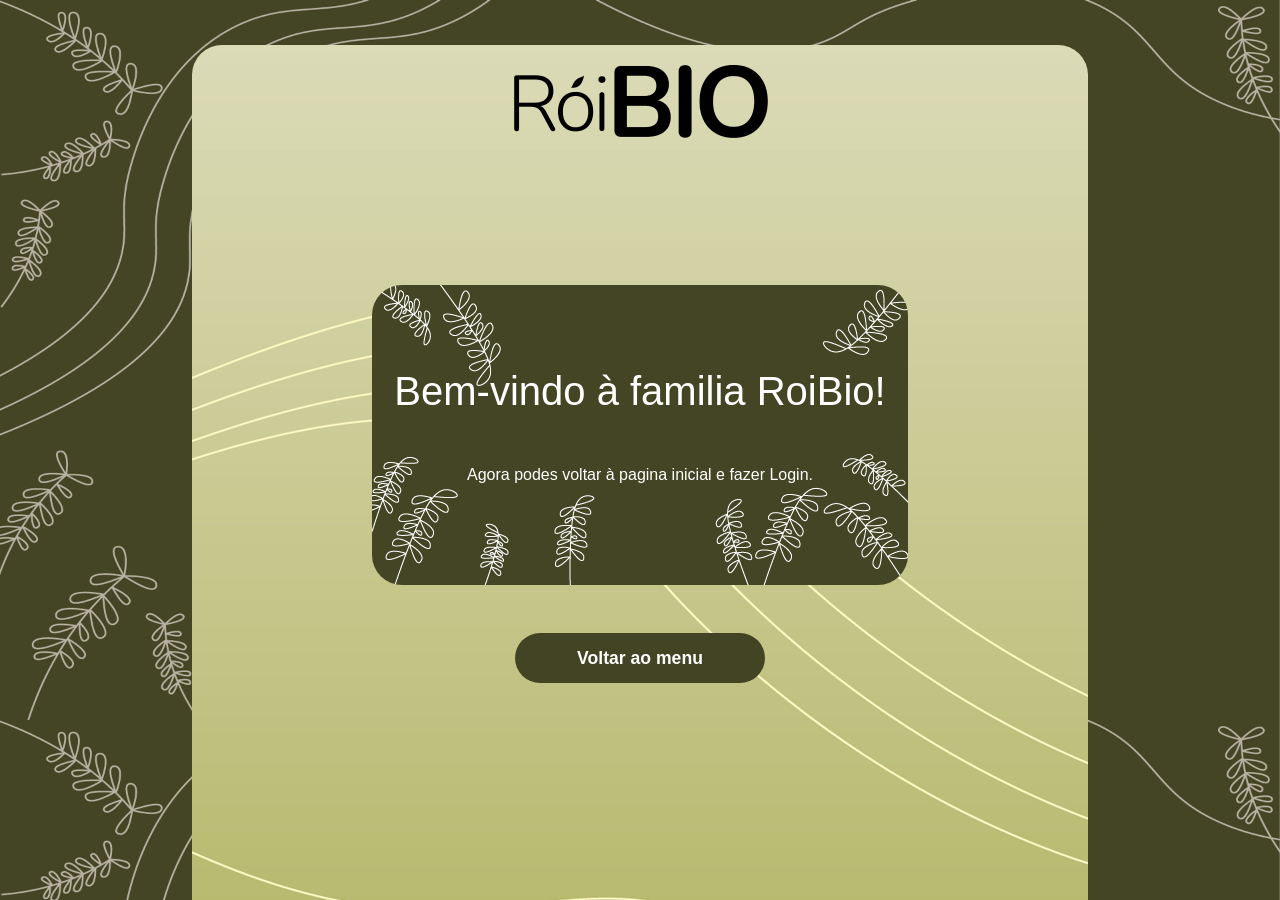
<file: Sucesso.html>
<!DOCTYPE html>
<html lang="pt-PT">

<head>
    <meta charset="UTF-8">
    <meta name="viewport" content="width=device-width, initial-scale=1.0">
    <title>Bem-vindo - RóiBIO</title>
    <link href="https://cdn.jsdelivr.net/npm/bootstrap@5.3.8/dist/css/bootstrap.min.css" rel="stylesheet">
    <link rel="stylesheet" href="styleLogin.css">
    <script src="https://accounts.google.com/gsi/client" async defer></script>
</head>

<body>


    <div class="register-container d-none d-lg-block">

        <main class="Quadro-registo">


            <img src="img/logoPreto.png" alt="Logo RóiBIO">

            <div class="container-sucesso flex-column align-items-center mx-auto">
                <h1 class="mb-5">Bem-vindo à familia RoiBio!</h1>
                <p>Agora podes voltar à pagina inicial e fazer Login.</p>

            </div>
            <div class="btn-voltar mt-5 mb-1 mx-auto flex-column" style="width: 250px;">
                <button class="btn rounded-5" style="background-color:#434424" onclick="document.location='mainmenu.html'">Voltar ao menu</button>
            </div>
        
    </div>
    </main>



    <div class="register-container-sm d-block d-lg-none w-100">

         <div class="logotopo mt-4 d-flex justify-content-center w-100 mb-4">
            <img src="img/logoPreto.png" alt="Logo RóiBIO" style="max-width: 180px;">
        </div>

        <main class="Quadro-registo-sm">
                <div class="container-sucesso flex-column align-items-center mx-auto mb-5">
                <h1 class="mb-5">Bem-vindo à familia RoiBio!</h1>
                <p>Agora podes voltar à pagina inicial e fazer Login.</p>
                </div>
                <div class="d-flex justify-content-center w-100">
                    <button class="btn rounded-5" style="background-color:#434424;"
                        onclick="document.location='mainmenu.html'">Voltar ao menu</button>
                </div>
        
    </div>
</div>
    </main>


</body>

</html>
</file>
<file: dstyles.css>
* {
    margin: 0;
    padding: 0;
    box-sizing: border-box;
}

body {
    display: flex;
    flex-direction: column;
    height: 100px;
    font-family: 'Montserrat', sans-serif;
    margin: 15px;
}


/* Classes */

.bg-gradient-droibio {
    background-image: linear-gradient(180deg, #DBDAB7 0%, #AEB25E 100%);
    background-attachment: fixed;
    background-repeat: no-repeat;
    min-height: 100vh;
    padding-top: 75px;
}

/*Botão Ver Produto*/
.btn-dbotaoverproduto {
    background-color: #434424;
    color: #ffffff;
    font-size: 0.95rem;
    border: 2px solid #434424;
    border-radius: 25px;
    transition: all 0.25s ease-in-out; /* Faz com que as animações fiquem suaves */
    padding: 5px 20px;
    box-shadow: 0px 4px 10px rgba(0, 0, 0, 0.5);
}

.btn-dbotaoverproduto:hover {
    background-color: #AEB25E;
    color: black;
    font-weight: bold;
    transform: translateY(-2px); /* Opcional */
    box-shadow: 0px 6px 20px rgba(174, 178, 94, 0.4); /* Opcional */
}

.btn-dbotaoverproduto:active {
    background-color: #8C904B;
    border-color: #8C904B;
    color: #000000;
    transform: translateY(0.5px); /* O botão desce em vez de subir */
    box-shadow: 0px 2px 5px rgba(0, 0, 0, 0.25); /* A sombra encolhe e fica mais escura/justa */
    transition: all 0.5s ease-in-out;
}



/* Imagens Arredondas dentro dos Cards */
.img-dimagens {
    border-radius: 30px;
}
</file>
<file: styleLogin.css>
body {
    background-image: url(img/Fundos/Sidebar/sidebar-tamanho-grande.png);
    background-size: cover;
    display: flex;
    justify-content: flex-end;
    align-items: center;
    width: 100%;
    padding: 20px;
    overflow: hidden;
    font-family: Arial, Helvetica, sans-serif;
}

.sidebar-login {
    display: block;
    position: fixed;
    height: 100%;
    width: 250px;
    top: 25%;
    left: 0;
    padding-top: 150px;
    margin-left: 80px;

}

.sidebar-login-text {
    display: flex;
    color: #fffff1;
    text-shadow: -2px -2px 0 #3a3a27, 2px -2px 0 #3a3a27, -2px 2px 0 #3a3a27, 2px 2px 0 #3a3a27;
    text-align: center;
    font-size: 1.4rem;
    font-weight: bold;
    line-height: 1.4;
    margin-bottom: 40px;
    max-width: 250px;
}

.btns-login {
    display: flex;
    flex-direction: column;
    gap: 15px;
    width: 100%;
    align-items: center;
}

.btn {
    display: block;
    width: 100%;
    max-width: 350px;
    padding: 12px 20px;
    background-color: #5b6649;
    color: #ffffff;
    text-align: center;
    text-decoration: none;
    font-weight: bold;
    font-size: 1.1rem;
    border: none;
    cursor: pointer;
}

.btn-loginext {
    width: 100%;
    max-width: 350px;
    padding: 12px 20px;
    background-color: #ffffff;
    color: #000000;
    text-decoration: none;
    font-size: 1.1rem;
    border: none;
    cursor: pointer;
}

.btn:hover {
    background-color: #6c7957;
}

.Quadro-login {
    display: block;
    position: absolute;
    background-image: url(img/Fundos/Quadrado/Quadrado-tamanho-grande.png);
    width: 75%;
    height: 95vh;
    border-radius: 30px 0 0 0;
    right: 0;
    bottom: 0;
}

.Quadro-login-page {
    display: block;
    position: absolute;
    left: 0;
    right: 0;
    margin-left: auto;
    margin-right: auto;
    text-align: center;
    align-items: center;
    bottom: 0;
    width: 70%;
    height: 95vh;
    background-image: url(img/Fundos/Quadrado/Quadrado-tamanho-grande.png);
    border-radius: 30px 30px 0 0;
}


.Quadro-login img {
    position: absolute;
    max-width: 35%;
    height: auto;
    border-radius: 25px;
    border-style: solid;
    border-color: #ffffff;
}

.photo-login-1 {
    top: 100px;
    left: 150px;
}

.photo-login-2 {
    bottom: 100px;
    right: 150px;
}

.logo-menu-login {
    position: absolute;
    top: 0;
    max-width: 250px;
}

.active-login .Quadro-login {
    display: block;
    position: absolute;
    left: 0;
    right: 0;
    margin-left: auto;
    margin-right: auto;
    text-align: center;
    align-items: center;
    bottom: 0;
    width: 70%;
    height: 95vh;
    background-image: url(img/Fundos/Quadrado/Quadrado-tamanho-grande.png);
    border-radius: 30px 30px 0 0;
}

.active-login .Quadro-login img {
    position: relative;
    max-width: 500px;
    margin-bottom: 30px;
    height: auto;
    border: none;
}

.caixapersonalizada {
    border-radius: 20px;
    box-shadow: none;
}

.Quadro-registo {
    display: block;
    position: absolute;
    left: 0;
    right: 0;
    margin-left: auto;
    margin-right: auto;
    text-align: center;
    align-items: center;
    bottom: 0;
    width: 70%;
    height: 95vh;
    background-image: url(img/Fundos/Quadrado/Quadrado-tamanho-grande.png);
    border-radius: 30px 30px 0 0;
}

.Quadro-registo img {
    position: relative;
    max-width: 500px;
    margin-bottom: 30px;
    height: auto;
    border: none;
}

.container-sucesso {
    border-radius: 30px;
    background-image: url(img/Fundos/Sucesso/Sucesso-tamanho-grande.png);
    color: #ffffff;
    max-width: 536px;
    margin-top: 10%;
    min-height: 300px;
    align-content: center;
}

@media screen and (max-width: 991px) {
    body {
        flex-direction: column;
        ;
        padding: 0;
        height: auto;
        min-height: 100vh;
    }

.container-sucesso {
    border-radius: 30px;
    background-image: url(img/Fundos/Sucesso/Sucesso-tamanho-grande.png);
    color: #ffffff;
    max-width: 536px;
    margin-top: 10%;
    min-height: 300px;
    align-content: center;
    background-repeat: no-repeat; 
    background-position: center;
}

    .Menu-login {
        display: flex;
        flex-direction: column;
        align-items: center;
        justify-content: space-between;
        min-height: 100vh;
        width: 100%;
    }

    .upbar-login {
        position: relative;
        width: 100%;
        height: auto;
        top: 0;
        flex-direction: column;
        align-items: center;
        text-align: center;
        color: #fffff1;
        text-shadow: -2px -2px 0 #3a3a27, 2px -2px 0 #3a3a27, -2px 2px 0 #3a3a27, 2px 2px 0 #3a3a27;
        font-weight: bold;
        font-size: large;
    }

    .logo-menu-login {
        position: relative;
        margin-bottom: 15px;
    }

    .upbar-login-text {
        position: relative;
        margin-bottom: 20px;
        margin-left: 3px;
        margin-right: 3px;
    }

    .Quadro-login {
        position: relative;
        background-image: url(img/photo-login-1.webp);
        background-repeat: no-repeat; 
        background-position: center;
        width: 100%;
        height: auto;
        min-height: 50vh;
        border-radius: 30px;
        padding: 30px 20px;
        
    }

     .Quadro-login-1 {
        background-image: url(img/Fundos/Quadrado/Quadrado-tamanho-grande.png);
        text-align: center;
        position: absolute;
        width: 100%;
        height: auto;
        min-height: 75vh;
        border-radius: 30px 30px 0 0;
        padding: 30px 20px;
        margin-top: 0;
        bottom: 0;
        
    }

    .Quadro-registo-sm {
        background-image: url(img/Fundos/Quadrado/Quadrado-tamanho-grande.png);
        text-align: center;
        position: absolute;
        width: 100%;
        height: auto;
        min-height: 75vh;
        border-radius: 30px 30px 0 0;
        padding: 30px 20px;
        margin-top: 0;
        bottom: 0;
        
    }

    .underbar-login {
        position: block;
        width: 100%;
        height: auto;
        bottom: 0;
        margin: 0;
        padding: 20px 0;
    }

    .btns-login-sm {
        display: flex;
        flex-direction: column;
        gap: 15px;
        width: 100%;
        align-items: center;
    }

    .active-login .Quadro-login {
        position: absolute;
        width: 100%;
        height: auto;
        min-height: 75vh;
        border-radius: 30px 30px 0 0;
        padding: 30px 20px;
        margin-top: 0;
        bottom: 0;
        }

    .logotopo{
        position: absolute;
        align-self: center;
           align-items: center;
        top: 0;
    }
}

@media screen and (min-width: 768px) and (max-width: 991px) {
    
    .container-sucesso {
        max-width: 480px;     
        margin-top: 5%;       
        min-height: 260px;    
    }

    .Quadro-login-1, 
    .Quadro-registo-sm, 
    .active-login .Quadro-login {
        min-height: 65vh;     
        padding: 40px 30px;    
    }

    #sucesso-sm button {
        max-width: 280px;      
        margin: 0 auto;        
        display: block;
    }
}
</file>
